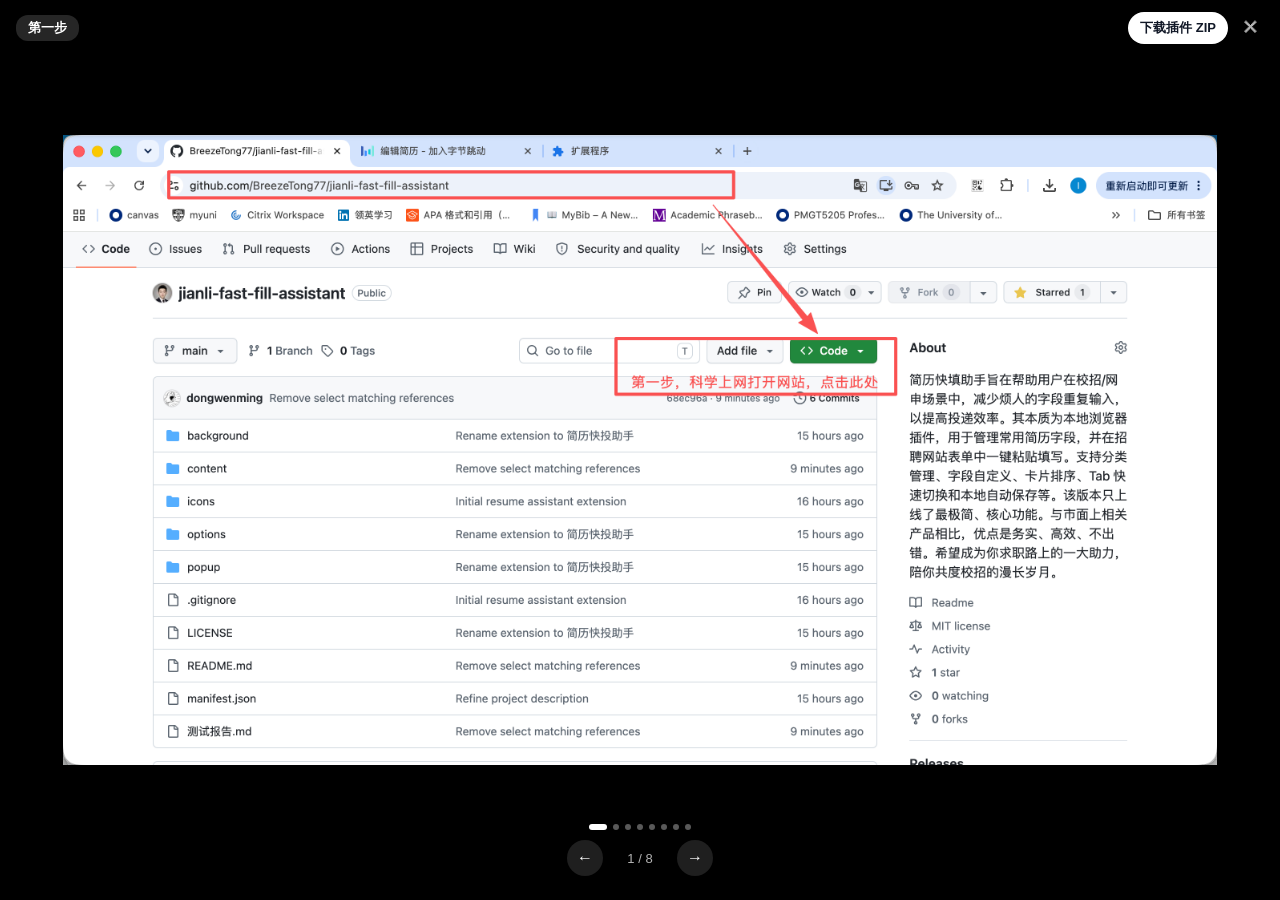
<file: index.html>
<!DOCTYPE html>
<html lang="zh-CN">
<head>
<meta charset="UTF-8">
<meta name="viewport" content="width=device-width, initial-scale=1.0, maximum-scale=1.0, user-scalable=no">
<title>简历快投助手 · 操作演示</title>
<style>
  * { margin: 0; padding: 0; box-sizing: border-box; }
  body {
    font-family: -apple-system, BlinkMacSystemFont, "PingFang SC", "Microsoft YaHei", sans-serif;
    background: #000;
    display: flex; flex-direction: column; align-items: center;
    min-height: 100vh; min-height: 100dvh;
    overflow: hidden;
    touch-action: pan-y;
    -webkit-tap-highlight-color: transparent;
  }

  .header {
    position: fixed; top: 0; left: 0; right: 0; z-index: 10;
    display: flex; align-items: center; justify-content: space-between;
    padding: 12px 16px;
    background: linear-gradient(180deg, rgba(0,0,0,0.7) 0%, rgba(0,0,0,0) 100%);
  }
  .header .step-label {
    color: #fff; font-size: 13px; font-weight: 600;
    background: rgba(255,255,255,0.15); padding: 4px 12px; border-radius: 12px;
  }
  .header-actions { display: flex; align-items: center; gap: 10px; }
  .download-link {
    color: #111827; text-decoration: none; font-size: 13px; font-weight: 700;
    background: #fff; padding: 7px 12px; border-radius: 999px;
    box-shadow: 0 8px 24px rgba(0,0,0,0.18);
  }
  .download-link:active { transform: translateY(1px); }
  .header .close {
    color: rgba(255,255,255,0.7); font-size: 18px; padding: 4px; cursor: pointer;
  }

  .slider {
    width: 100%; flex: 1;
    display: flex; align-items: center; justify-content: center;
    overflow: hidden; position: relative;
  }
  .slides {
    display: flex; transition: transform 0.35s cubic-bezier(0.25, 0.46, 0.45, 0.94);
    height: 100%; width: 100%;
  }
  .slide {
    flex: 0 0 100%; display: flex; align-items: center; justify-content: center;
    padding: 4px;
  }
  .slide img {
    width: 100%; height: auto; max-height: 70vh; max-height: 70dvh;
    object-fit: contain;
    border-radius: 6px; box-shadow: 0 4px 24px rgba(0,0,0,0.3);
  }

  .footer {
    position: fixed; bottom: 0; left: 0; right: 0; z-index: 10;
    padding: 16px 20px 24px;
    background: linear-gradient(0deg, rgba(0,0,0,0.8) 0%, rgba(0,0,0,0) 100%);
    display: flex; flex-direction: column; align-items: center; gap: 10px;
  }
  .dots {
    display: flex; gap: 6px;
  }
  .dot {
    width: 6px; height: 6px; border-radius: 50%;
    background: rgba(255,255,255,0.35); transition: all 0.3s;
  }
  .dot.active { background: #fff; width: 18px; border-radius: 3px; }

  .nav-row {
    display: flex; gap: 12px; align-items: center;
  }
  .nav-btn {
    width: 36px; height: 36px; border-radius: 50%;
    background: rgba(255,255,255,0.12); border: none; color: #fff;
    font-size: 16px; cursor: pointer; display: flex; align-items: center;
    justify-content: center; transition: background 0.2s;
  }
  .nav-btn:active { background: rgba(255,255,255,0.25); }
  .page-num {
    color: rgba(255,255,255,0.7); font-size: 13px; font-weight: 500;
    min-width: 50px; text-align: center;
  }
</style>
</head>
<body>

<div class="header">
  <span class="step-label" id="stepLabel">第一步</span>
  <div class="header-actions">
    <a class="download-link" href="https://github.com/BreezeTong77/jianli-fast-fill-assistant/archive/refs/heads/main.zip" target="_blank" rel="noopener">下载插件 ZIP</a>
    <span class="close">✕</span>
  </div>
</div>

<div class="slider" id="slider">
  <div class="slides" id="slides"></div>
</div>

<div class="footer">
  <div class="dots" id="dots"></div>
  <div class="nav-row">
    <button class="nav-btn" id="prevBtn">←</button>
    <span class="page-num" id="pageNum">1 / 8</span>
    <button class="nav-btn" id="nextBtn">→</button>
  </div>
</div>

<script>
const demoBuild = 'demo-order-20260706-final';
const images = [
  'assets/step-01-open-repo.png',
  'assets/step-02-download.png',
  'assets/step-03-manage-extensions.png',
  'assets/step-04-load-unpacked.png',
  'assets/step-05-pin-extension.png',
  'assets/step-07-open-settings.png',
  'assets/step-06-settings.png',
  'assets/step-08-paste.png'
];

const steps = ['第一步', '第二步', '第三步', '第四步', '第五步', '第六步', '第七步', '第八步'];

let current = 0;
let startX = 0;
let isDragging = false;

const slidesEl = document.getElementById('slides');
const dotsEl = document.getElementById('dots');
const stepLabel = document.getElementById('stepLabel');
const pageNum = document.getElementById('pageNum');

// 渲染
images.forEach((url, i) => {
  const slide = document.createElement('div');
  slide.className = 'slide';
  const img = document.createElement('img');
  img.src = url;
  img.alt = steps[i];
  img.loading = i === 0 ? 'eager' : 'lazy';
  slide.appendChild(img);
  slidesEl.appendChild(slide);

  const dot = document.createElement('div');
  dot.className = 'dot' + (i === 0 ? ' active' : '');
  dot.addEventListener('click', () => goTo(i));
  dotsEl.appendChild(dot);
});

function goTo(index) {
  current = Math.max(0, Math.min(index, images.length - 1));
  slidesEl.style.transform = `translateX(-${current * 100}%)`;
  stepLabel.textContent = steps[current];
  pageNum.textContent = `${current + 1} / ${images.length}`;
  document.querySelectorAll('.dot').forEach((d, i) => {
    d.classList.toggle('active', i === current);
  });
}

document.getElementById('prevBtn').addEventListener('click', () => goTo(current - 1));
document.getElementById('nextBtn').addEventListener('click', () => goTo(current + 1));

// 触摸滑动
const slider = document.getElementById('slider');
slider.addEventListener('touchstart', (e) => {
  startX = e.touches[0].clientX;
  isDragging = true;
  slidesEl.style.transition = 'none';
}, { passive: true });

slider.addEventListener('touchmove', (e) => {
  if (!isDragging) return;
  const dx = e.touches[0].clientX - startX;
  slidesEl.style.transform = `translateX(${-current * 100 + (dx / slider.offsetWidth * 100)}%)`;
}, { passive: true });

slider.addEventListener('touchend', (e) => {
  if (!isDragging) return;
  isDragging = false;
  slidesEl.style.transition = 'transform 0.35s cubic-bezier(0.25, 0.46, 0.45, 0.94)';
  const dx = e.changedTouches[0].clientX - startX;
  if (dx < -50) goTo(current + 1);
  else if (dx > 50) goTo(current - 1);
  else goTo(current);
});

// 键盘
document.addEventListener('keydown', (e) => {
  if (e.key === 'ArrowRight') goTo(current + 1);
  if (e.key === 'ArrowLeft') goTo(current - 1);
});
</script>
</body>
</html>
</file>
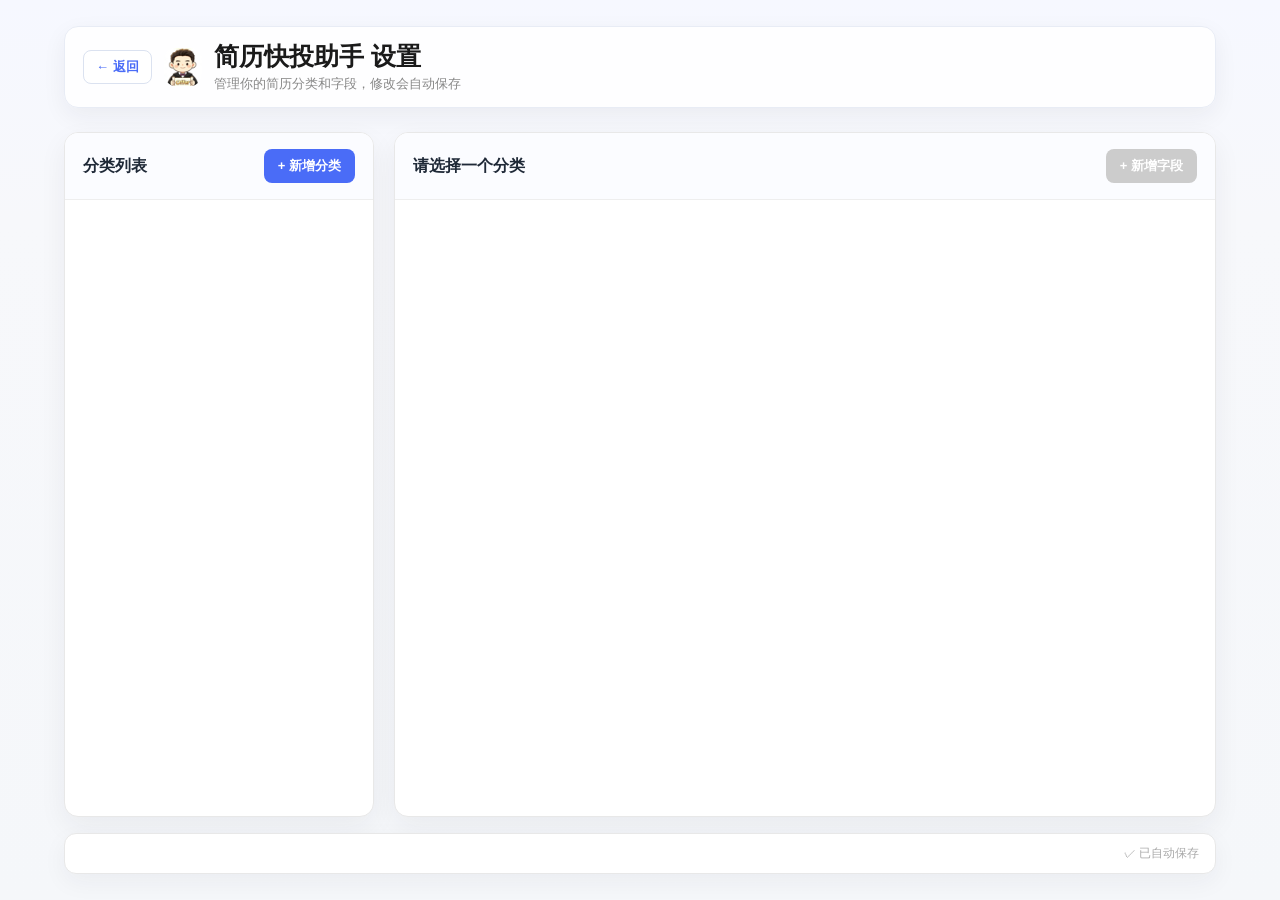
<file: options/options.html>
<!DOCTYPE html>
<html lang="zh-CN">
<head>
  <meta charset="UTF-8">
  <meta name="viewport" content="width=device-width, initial-scale=1.0">
  <title>简历快投助手 - 设置</title>
  <link rel="stylesheet" href="options.css">
</head>
<body>
  <div id="options-app">
    <header>
      <div class="header-row">
        <button id="btn-back" class="btn-back" title="返回上一页">← 返回</button>
        <img class="options-logo" src="../icons/logo-48.png" alt="简历快投助手">
        <div class="header-copy">
          <h1>简历快投助手 设置</h1>
          <p class="subtitle">管理你的简历分类和字段，修改会自动保存</p>
        </div>
      </div>
    </header>

    <main>
      <section id="categories-panel">
        <div class="panel-header">
          <h2>分类列表</h2>
          <button id="btn-add-category" class="btn-primary">+ 新增分类</button>
        </div>
        <div id="categories-list">
          <!-- 分类项动态生成 -->
        </div>
      </section>

      <section id="fields-panel">
        <div class="panel-header">
          <h2 id="current-category-title">请选择一个分类</h2>
          <button id="btn-add-field" class="btn-primary" disabled>+ 新增字段</button>
        </div>
        <div id="fields-list">
          <!-- 字段项动态生成 -->
        </div>
      </section>
    </main>

    <footer>
      <span id="save-status">✓ 已自动保存</span>
    </footer>
  </div>

  <script src="options.js"></script>
</body>
</html>
</file>
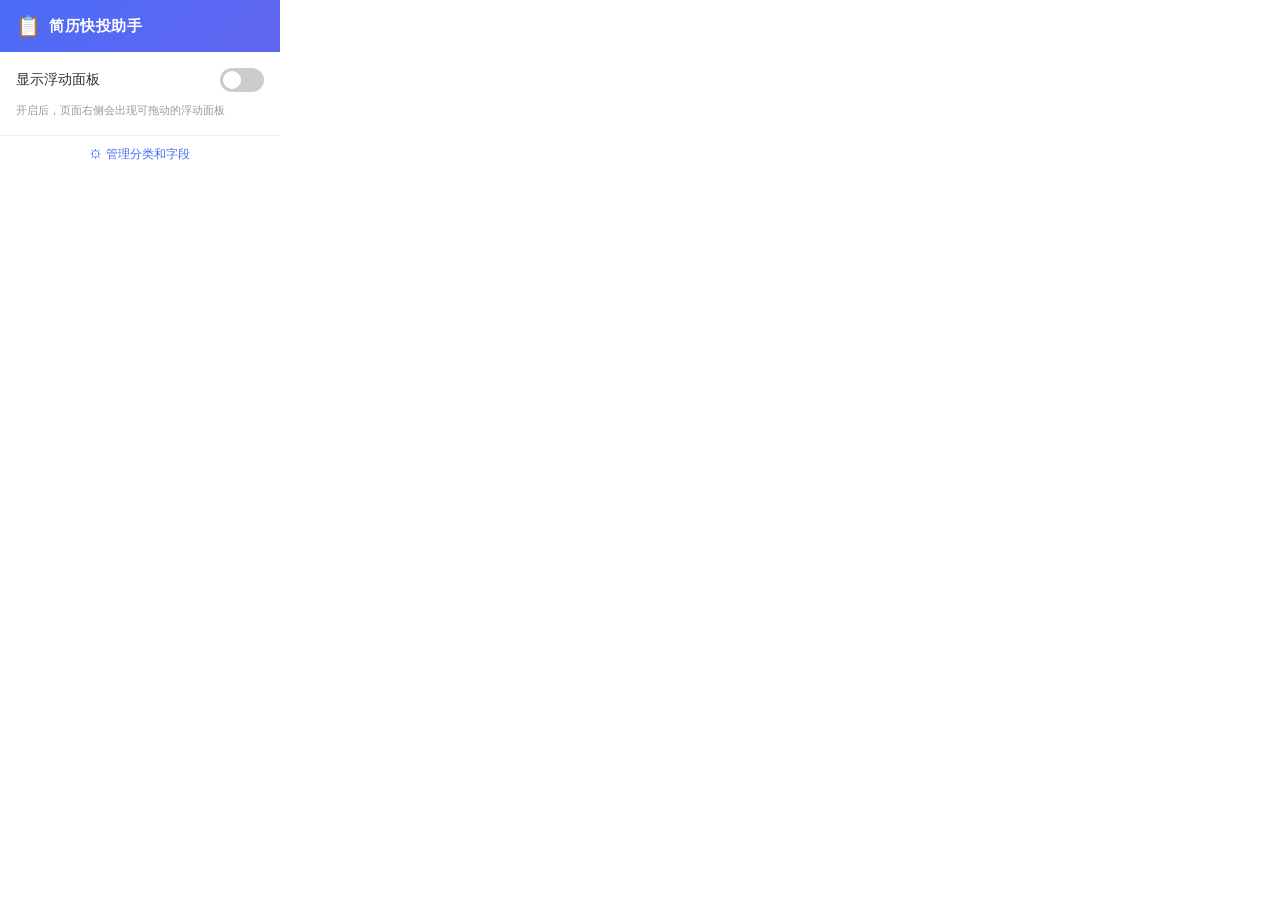
<file: popup/popup.html>
<!DOCTYPE html>
<html lang="zh-CN">
<head>
  <meta charset="UTF-8">
  <meta name="viewport" content="width=device-width, initial-scale=1.0">
  <title>简历快投助手</title>
  <link rel="stylesheet" href="popup.css">
</head>
<body>
  <div id="app">
    <!-- 标题 -->
    <div class="popup-header">
      <span class="popup-icon">📋</span>
      <span class="popup-title">简历快投助手</span>
    </div>

    <!-- 开关区域 -->
    <div class="popup-body">
      <div class="toggle-row">
        <span class="toggle-label">显示浮动面板</span>
        <label class="toggle-switch">
          <input type="checkbox" id="toggle-panel">
          <span class="toggle-slider"></span>
        </label>
      </div>
      <p class="popup-hint">开启后，页面右侧会出现可拖动的浮动面板</p>
    </div>

    <!-- 底部链接 -->
    <div class="popup-footer">
      <a href="#" id="btn-open-options">⚙ 管理分类和字段</a>
    </div>
  </div>

  <script src="popup.js"></script>
</body>
</html>
</file>
<file: options/options.css>
/* ========================================
   简历快投助手 - 设置页面样式
   ======================================== */

/* 重置 */
* {
  margin: 0;
  padding: 0;
  box-sizing: border-box;
}

body {
  font-family: -apple-system, BlinkMacSystemFont, "Segoe UI", "PingFang SC",
    "Hiragino Sans GB", "Microsoft YaHei", sans-serif;
  font-size: 14px;
  color: #1a1a1a;
  background: linear-gradient(180deg, #f6f8ff 0%, #f7f8fb 220px, #f5f7fa 100%);
  min-height: 100vh;
}

#options-app {
  max-width: 1200px;
  margin: 0 auto;
  padding: 26px 24px;
  display: flex;
  flex-direction: column;
  min-height: 100vh;
}

/* ---- 顶部标题 ---- */
header {
  margin-bottom: 24px;
}

.header-row {
  display: flex;
  align-items: center;
  gap: 12px;
  padding: 14px 18px;
  background: rgba(255, 255, 255, 0.9);
  border: 1px solid #e8ecf5;
  border-radius: 14px;
  box-shadow: 0 8px 24px rgba(31, 41, 55, 0.06);
}

.options-logo {
  width: 38px;
  height: 38px;
  border-radius: 12px;
  object-fit: cover;
  box-shadow: 0 1px 0 rgba(255, 255, 255, 0.9) inset;
  flex-shrink: 0;
}

.header-copy {
  min-width: 0;
}

header h1 {
  font-size: 25px;
  font-weight: 700;
  color: #1a1a1a;
  line-height: 1.2;
}

.subtitle {
  color: #888;
  font-size: 13px;
  margin-top: 4px;
}

.btn-back {
  border: 1px solid #dbe2f0;
  background: #fff;
  color: #4a6cf7;
  border-radius: 8px;
  padding: 7px 12px;
  font-size: 13px;
  font-weight: 700;
  cursor: pointer;
  transition: all 0.2s;
  flex-shrink: 0;
}

.btn-back:hover {
  border-color: #4a6cf7;
  background: #f5f7ff;
}

.btn-back:active,
.btn-primary:active,
.btn-secondary:active,
.btn-icon:active:not(:disabled) {
  transform: translateY(1px);
}

/* ---- 主内容区（左右布局）---- */
main {
  display: grid;
  grid-template-columns: 310px minmax(0, 1fr);
  gap: 20px;
  flex: 1;
  min-height: 620px;
}

/* ---- 面板通用样式 ---- */
#categories-panel,
#fields-panel {
  background: #fff;
  border-radius: 14px;
  border: 1px solid #e8e8e8;
  overflow: hidden;
  display: flex;
  flex-direction: column;
  box-shadow: 0 10px 28px rgba(31, 41, 55, 0.06);
}

.panel-header {
  display: flex;
  align-items: center;
  justify-content: space-between;
  padding: 16px 18px;
  border-bottom: 1px solid #eee;
  background: #fbfcff;
}

.panel-header h2 {
  font-size: 16px;
  font-weight: 800;
  color: #1f2937;
}

/* ---- 按钮样式 ---- */
.btn-primary {
  background: #4a6cf7;
  color: #fff;
  border: none;
  padding: 8px 14px;
  border-radius: 8px;
  font-size: 13px;
  font-weight: 700;
  cursor: pointer;
  transition: background 0.2s, transform 0.2s;
  white-space: nowrap;
}

.btn-primary:hover {
  background: #3b5de7;
}

.btn-primary:disabled {
  background: #ccc;
  cursor: not-allowed;
}

.btn-secondary {
  background: #fff;
  color: #555;
  border: 1px solid #ddd;
  padding: 8px 14px;
  border-radius: 8px;
  font-size: 13px;
  font-weight: 650;
  cursor: pointer;
  transition: all 0.2s;
}

.btn-secondary:hover {
  border-color: #4a6cf7;
  color: #4a6cf7;
}

.btn-icon {
  background: none;
  border: 1px solid transparent;
  width: 26px;
  height: 26px;
  border-radius: 4px;
  cursor: pointer;
  font-size: 13px;
  display: flex;
  align-items: center;
  justify-content: center;
  transition: all 0.2s;
  color: #888;
}

.btn-back:focus-visible,
.btn-primary:focus-visible,
.btn-secondary:focus-visible,
.btn-icon:focus-visible,
.field-title-input:focus-visible,
.field-value-input:focus-visible {
  outline: 2px solid rgba(74, 108, 247, 0.35);
  outline-offset: 2px;
}

.btn-icon:hover:not(:disabled) {
  background: #f0f0f0;
  border-color: #ddd;
  color: #333;
}

.btn-icon:disabled {
  opacity: 0.3;
  cursor: not-allowed;
}

.btn-icon.btn-move-up,
.btn-icon.btn-move-down {
  font-size: 16px;
  font-weight: 900;
  color: #4b5563;
}

.btn-icon.btn-move-up:hover:not(:disabled),
.btn-icon.btn-move-down:hover:not(:disabled) {
  color: #4a6cf7;
}

.btn-icon.btn-delete:hover {
  color: #ef4444;
  background: #fef2f2;
}

/* ---- 分类列表项 ---- */
#categories-list {
  flex: 1;
  overflow-y: auto;
  padding: 12px;
}

.category-item {
  display: flex;
  align-items: center;
  gap: 8px;
  padding: 11px 13px;
  border-radius: 10px;
  cursor: pointer;
  transition: all 0.15s;
  margin-bottom: 2px;
}

.category-item:hover {
  background: #f5f7ff;
}

.category-item.active {
  background: #eef2ff;
  border: 1px solid #c7d2fe;
  box-shadow: inset 3px 0 0 #4a6cf7;
}

.category-name {
  flex: 1;
  font-size: 13px;
  font-weight: 700;
  overflow: hidden;
  text-overflow: ellipsis;
  white-space: nowrap;
}

.category-count {
  font-size: 11px;
  color: #aaa;
  flex-shrink: 0;
}

.category-actions {
  display: flex;
  gap: 2px;
  flex-shrink: 0;
  opacity: 0;
  transition: opacity 0.2s;
}

.category-item:hover .category-actions,
.category-item.active .category-actions {
  opacity: 1;
}

/* ---- 字段列表项 ---- */
#fields-list {
  flex: 1;
  overflow-y: auto;
  padding: 14px 16px;
}

.field-item {
  border: 1px solid #eee;
  border-radius: 12px;
  padding: 12px;
  margin-bottom: 10px;
  transition: box-shadow 0.2s;
}

.field-item:hover {
  box-shadow: 0 1px 4px rgba(0, 0, 0, 0.06);
}

.field-item.over-limit {
  border-color: rgba(239, 68, 68, 0.38);
}

.field-row {
  display: flex;
  align-items: center;
  gap: 8px;
  margin-bottom: 8px;
}

.field-title-input {
  flex: 1;
  border: 1px solid #e0e0e0;
  border-radius: 8px;
  padding: 8px 10px;
  font-size: 14px;
  font-weight: 700;
  font-family: inherit;
  color: #4a6cf7;
  transition: border-color 0.2s;
}

.field-title-input:focus {
  outline: none;
  border-color: #4a6cf7;
}

.field-actions {
  display: flex;
  gap: 2px;
}

.field-value-input {
  width: 100%;
  border: 1px solid #e0e0e0;
  border-radius: 8px;
  padding: 8px 10px;
  font-size: 14px;
  font-family: inherit;
  resize: vertical;
  min-height: 68px;
  max-height: 120px;
  transition: border-color 0.2s;
  line-height: 1.5;
}

.field-value-input:focus {
  outline: none;
  border-color: #4a6cf7;
  box-shadow: 0 0 0 2px rgba(74, 108, 247, 0.1);
}

.field-meta {
  display: flex;
  align-items: center;
  justify-content: space-between;
  gap: 12px;
  min-height: 17px;
  margin-top: 5px;
  font-size: 12px;
}

.field-warning {
  color: #ef4444;
  overflow: hidden;
  text-overflow: ellipsis;
  white-space: nowrap;
}

.field-counter {
  color: #9ca3af;
  font-variant-numeric: tabular-nums;
  margin-left: auto;
  flex-shrink: 0;
}

/* ---- 底部工具栏 ---- */
footer {
  display: flex;
  align-items: center;
  justify-content: flex-end;
  gap: 10px;
  margin-top: 16px;
  padding: 11px 16px;
  background: #fff;
  border-radius: 12px;
  border: 1px solid #e8e8e8;
  box-shadow: 0 8px 24px rgba(31, 41, 55, 0.05);
}

#save-status {
  font-size: 12px;
  color: #aaa;
  transition: color 0.3s;
}

#save-status.flash {
  color: #22c55e;
}

/* ---- 空状态提示 ---- */
.empty-hint {
  text-align: center;
  padding: 24px;
  color: #bbb;
  font-size: 13px;
}

/* ---- 响应式 ---- */
@media (max-width: 700px) {
  main {
    grid-template-columns: 1fr;
  }
}
</file>
<file: popup/popup.css>
/* ========================================
   简历快投助手 - Popup 样式（简化版：开关入口）
   ======================================== */

* {
  margin: 0;
  padding: 0;
  box-sizing: border-box;
}

body {
  width: 280px;
  font-family: -apple-system, BlinkMacSystemFont, "Segoe UI", "PingFang SC",
    "Hiragino Sans GB", "Microsoft YaHei", sans-serif;
  font-size: 13px;
  color: #1a1a1a;
  background: #ffffff;
}

#app {
  display: flex;
  flex-direction: column;
}

/* ---- 顶部标题 ---- */
.popup-header {
  display: flex;
  align-items: center;
  gap: 8px;
  padding: 14px 16px;
  background: linear-gradient(135deg, #4a6cf7, #6366f1);
  color: #fff;
}

.popup-icon {
  font-size: 20px;
}

.popup-title {
  font-size: 15px;
  font-weight: 600;
  letter-spacing: 0.5px;
}

/* ---- 主体 ---- */
.popup-body {
  padding: 16px;
}

.toggle-row {
  display: flex;
  align-items: center;
  justify-content: space-between;
  margin-bottom: 10px;
}

.toggle-label {
  font-size: 14px;
  font-weight: 500;
  color: #333;
}

/* 开关样式 */
.toggle-switch {
  position: relative;
  display: inline-block;
  width: 44px;
  height: 24px;
}

.toggle-switch input {
  opacity: 0;
  width: 0;
  height: 0;
}

.toggle-slider {
  position: absolute;
  cursor: pointer;
  top: 0;
  left: 0;
  right: 0;
  bottom: 0;
  background: #ccc;
  border-radius: 24px;
  transition: 0.3s;
}

.toggle-slider::before {
  content: '';
  position: absolute;
  height: 18px;
  width: 18px;
  left: 3px;
  bottom: 3px;
  background: #fff;
  border-radius: 50%;
  transition: 0.3s;
}

.toggle-switch input:checked + .toggle-slider {
  background: #4a6cf7;
}

.toggle-switch input:checked + .toggle-slider::before {
  transform: translateX(20px);
}

.popup-hint {
  font-size: 11px;
  color: #999;
  line-height: 1.5;
}

/* ---- 底部链接 ---- */
.popup-footer {
  padding: 10px 16px 14px;
  border-top: 1px solid #eee;
  text-align: center;
}

.popup-footer a {
  color: #4a6cf7;
  text-decoration: none;
  font-size: 12px;
}

.popup-footer a:hover {
  text-decoration: underline;
}
</file>
